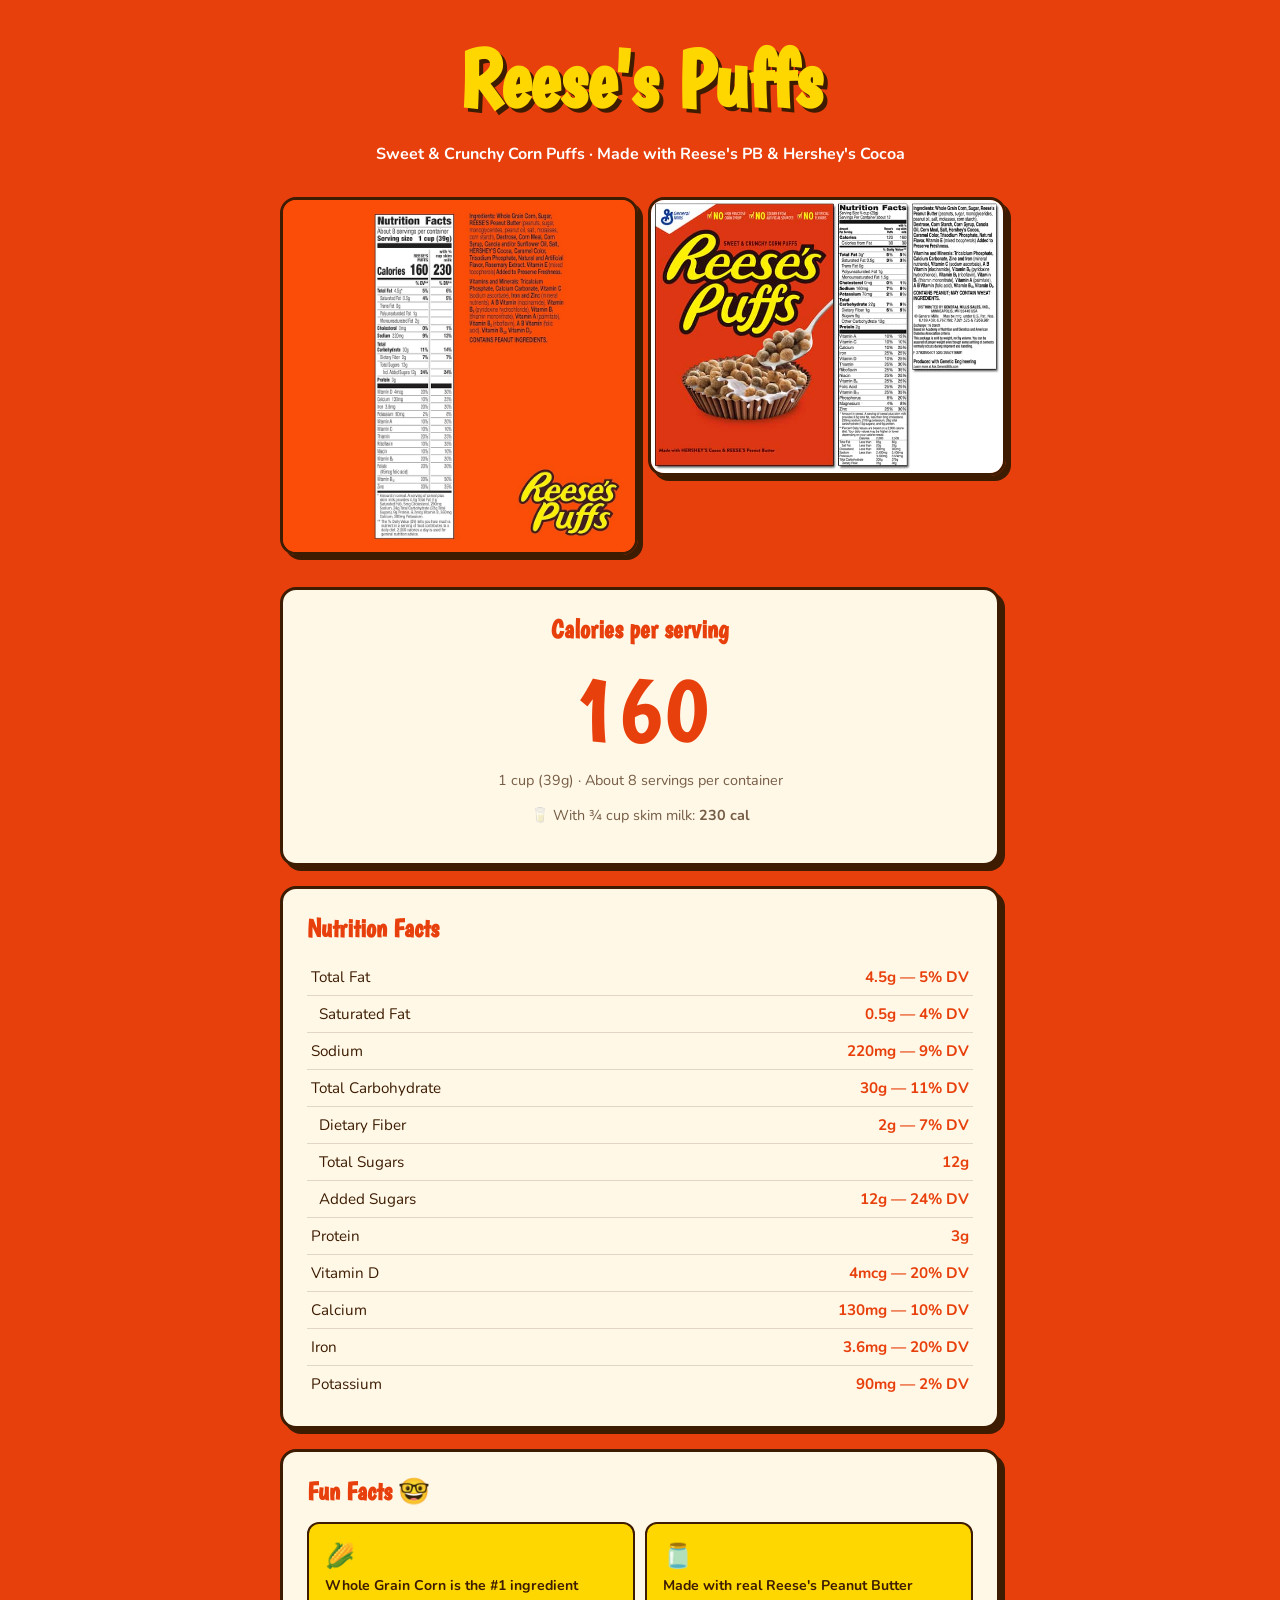
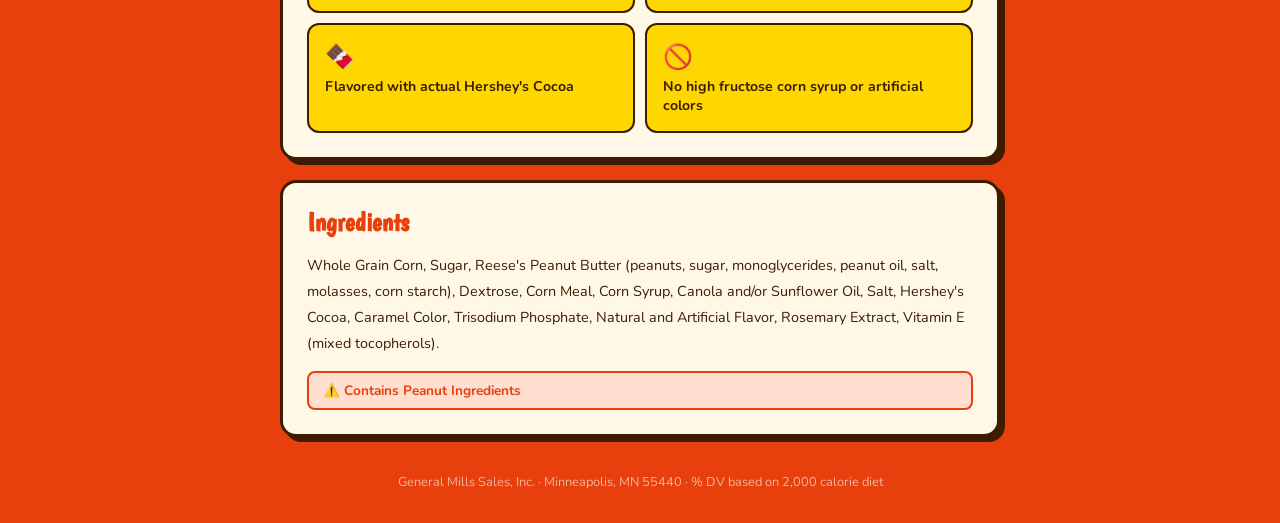
<file: WDD 130 My project/index.html>
<!DOCTYPE html>
<html lang="en">
<head>
<meta charset="UTF-8">
<meta name="viewport" content="width=device-width, initial-scale=1.0">
<title>Reese's Puffs</title>
<link href="https://fonts.googleapis.com/css2?family=Boogaloo&family=Nunito:wght@400;700&display=swap" rel="stylesheet">
<style>
  body {
    margin: 0;
    font-family: 'Nunito', sans-serif;
    background: #E8400C;
    color: #3D1C02;
  }

  .page {
    max-width: 720px;
    margin: 0 auto;
    padding: 2rem 1.5rem;
  }

  h1 {
    font-family: 'Boogaloo', cursive;
    font-size: 5rem;
    color: #FFD700;
    text-shadow: 4px 4px 0 #3D1C02;
    text-align: center;
    margin: 0 0 0.25rem;
  }

  .tagline {
    text-align: center;
    color: #fff;
    font-weight: 700;
    margin-bottom: 2rem;
  }

  .images {
    display: grid;
    grid-template-columns: 1fr 1fr;
    gap: 1rem;
    margin-bottom: 2rem;
  }

  .images img {
    width: 100%;
    border-radius: 16px;
    border: 3px solid #3D1C02;
    box-shadow: 5px 5px 0 #3D1C02;
    display: block;
  }

  .card {
    background: #FFF8E7;
    border-radius: 16px;
    border: 3px solid #3D1C02;
    box-shadow: 5px 5px 0 #3D1C02;
    padding: 1.5rem;
    margin-bottom: 1.25rem;
  }

  h2 {
    font-family: 'Boogaloo', cursive;
    font-size: 1.6rem;
    color: #E8400C;
    margin: 0 0 1rem;
  }

  .calories { text-align: center; }

  .cal-number {
    font-family: 'Boogaloo', cursive;
    font-size: 6rem;
    color: #E8400C;
    line-height: 1;
  }

  .cal-note {
    font-size: 0.9rem;
    color: #3D1C02;
    opacity: 0.7;
  }

  table {
    width: 100%;
    border-collapse: collapse;
    font-size: 0.95rem;
  }

  tr { border-bottom: 1px solid rgba(61,28,2,0.15); }
  tr:last-child { border-bottom: none; }

  td { padding: 8px 4px; }
  td:last-child {
    text-align: right;
    font-weight: 700;
    color: #E8400C;
  }

  .facts {
    display: grid;
    grid-template-columns: 1fr 1fr;
    gap: 10px;
  }

  .fact {
    background: #FFD700;
    border: 2.5px solid #3D1C02;
    border-radius: 12px;
    padding: 1rem;
    font-size: 0.88rem;
    font-weight: 700;
    color: #3D1C02;
  }

  .fact span {
    display: block;
    font-size: 1.5rem;
    margin-bottom: 4px;
  }

  .ingredients-text {
    font-size: 0.9rem;
    line-height: 1.8;
  }

  .warning {
    margin-top: 0.75rem;
    background: #FFE0D0;
    border: 2px solid #E8400C;
    border-radius: 8px;
    padding: 8px 14px;
    font-size: 0.85rem;
    font-weight: 700;
    color: #E8400C;
  }

  footer {
    text-align: center;
    color: rgba(255,255,255,0.6);
    font-size: 0.8rem;
    padding-top: 1rem;
  }
</style>
</head>
<body>
<div class="page">

  <h1>Reese's Puffs</h1>
  <p class="tagline">Sweet & Crunchy Corn Puffs · Made with Reese's PB & Hershey's Cocoa</p>

  <div class="images">
    <img src="[data-uri]" alt="Nutrition Facts" />
    <img src="[data-uri]" alt="Reese's Puffs Box" />
  </div>

  <div class="card calories">
    <h2>Calories per serving</h2>
    <div class="cal-number">160</div>
    <p class="cal-note">1 cup (39g) · About 8 servings per container</p>
    <p class="cal-note">🥛 With ¾ cup skim milk: <strong>230 cal</strong></p>
  </div>

  <div class="card">
    <h2>Nutrition Facts</h2>
    <table>
      <tr><td>Total Fat</td><td>4.5g — 5% DV</td></tr>
      <tr><td>&nbsp;&nbsp;Saturated Fat</td><td>0.5g — 4% DV</td></tr>
      <tr><td>Sodium</td><td>220mg — 9% DV</td></tr>
      <tr><td>Total Carbohydrate</td><td>30g — 11% DV</td></tr>
      <tr><td>&nbsp;&nbsp;Dietary Fiber</td><td>2g — 7% DV</td></tr>
      <tr><td>&nbsp;&nbsp;Total Sugars</td><td>12g</td></tr>
      <tr><td>&nbsp;&nbsp;Added Sugars</td><td>12g — 24% DV</td></tr>
      <tr><td>Protein</td><td>3g</td></tr>
      <tr><td>Vitamin D</td><td>4mcg — 20% DV</td></tr>
      <tr><td>Calcium</td><td>130mg — 10% DV</td></tr>
      <tr><td>Iron</td><td>3.6mg — 20% DV</td></tr>
      <tr><td>Potassium</td><td>90mg — 2% DV</td></tr>
    </table>
  </div>

  <div class="card">
    <h2>Fun Facts 🤓</h2>
    <div class="facts">
      <div class="fact"><span>🌽</span>Whole Grain Corn is the #1 ingredient</div>
      <div class="fact"><span>🫙</span>Made with real Reese's Peanut Butter</div>
      <div class="fact"><span>🍫</span>Flavored with actual Hershey's Cocoa</div>
      <div class="fact"><span>🚫</span>No high fructose corn syrup or artificial colors</div>
    </div>
  </div>

  <div class="card">
    <h2>Ingredients</h2>
    <p class="ingredients-text">
      Whole Grain Corn, Sugar, Reese's Peanut Butter (peanuts, sugar, monoglycerides, peanut oil, salt, molasses, corn starch), Dextrose, Corn Meal, Corn Syrup, Canola and/or Sunflower Oil, Salt, Hershey's Cocoa, Caramel Color, Trisodium Phosphate, Natural and Artificial Flavor, Rosemary Extract, Vitamin E (mixed tocopherols).
    </p>
    <div class="warning">⚠️ Contains Peanut Ingredients</div>
  </div>

  <footer>General Mills Sales, Inc. · Minneapolis, MN 55440 · % DV based on 2,000 calorie diet</footer>

</div>
</body>
</html>

<!--citations:
Used the help of:
W3Schools, https://www.w3schools.com/
WWR Project (BYU-Idaho class project)
AI (ChatGPT), to explain and help with CSS.-->
</file>
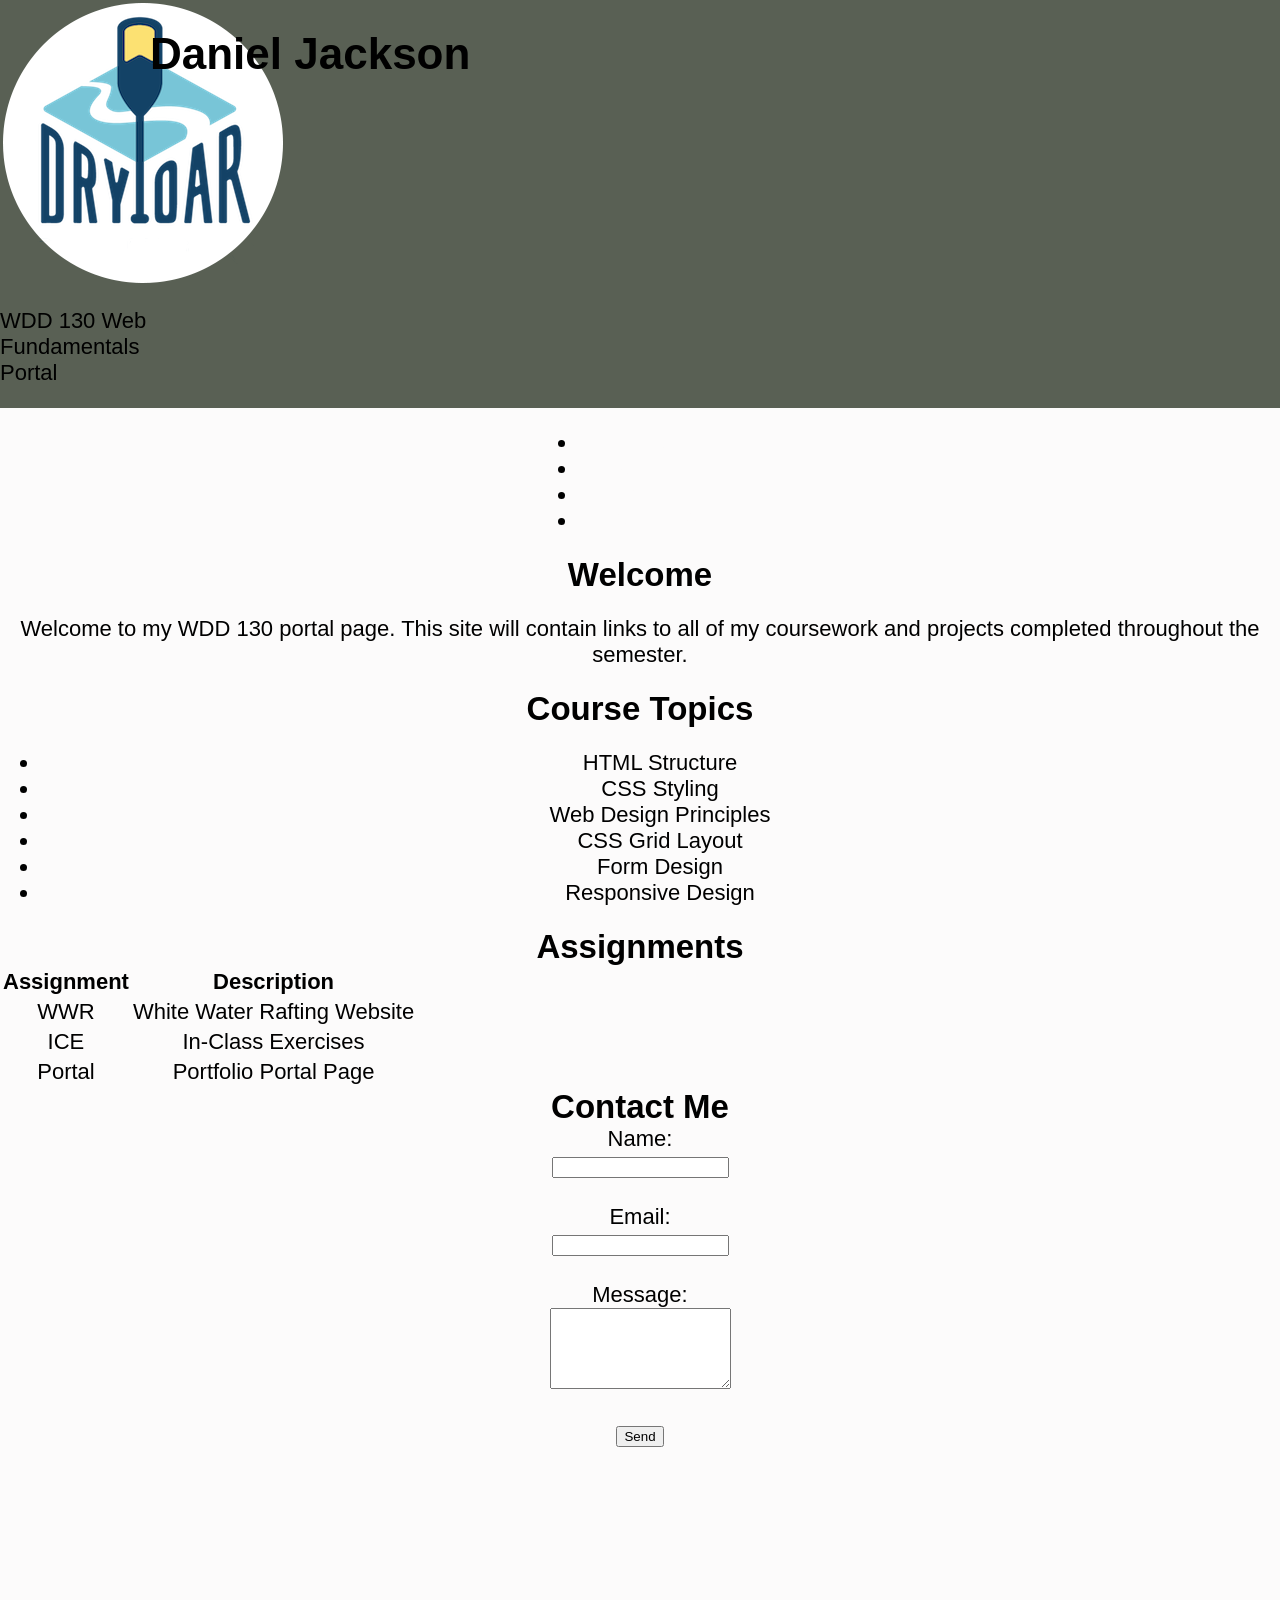
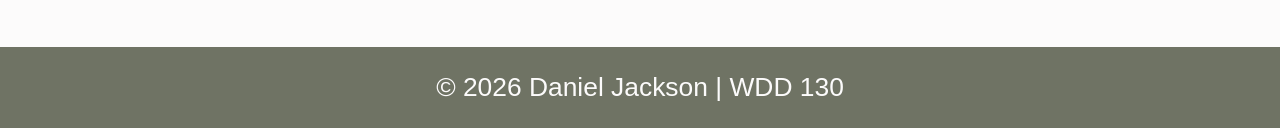
<file: docs/wwr/wwr 3/index.html>
<!DOCTYPE html>
<html lang="en">
<head>
  <meta charset="UTF-8">
  <meta name="viewport" content="width=device-width, initial-scale=1.0">
  <title>Daniel Jackson | WDD 130 Portal</title>
  <link rel="stylesheet" href="styles/style.css">
</head>
<body>

  <header>
    <img src="./images/logo.png" alt="DJ Logo">
    <h1>Daniel Jackson</h1>
    <p>WDD 130 Web Fundamentals Portal</p>
  </header>

 
  <nav>
    <ul>
      <li><a href="index.html">Home</a></li>
      <li><a href="site-plan-rafting2.html">WWR</a></li>
      <li><a href="ice.html">ICE</a></li>
      <li><a href="about-me.html">About Me</a></li>
    </ul>
  </nav>

  <main>
    <section>
      <h2>Welcome</h2>
      <p>Welcome to my WDD 130 portal page. This site will contain links to all of my coursework and projects completed throughout the semester.</p>
    </section>

    <section>
      <h2>Course Topics</h2>
      <ul>
        <li>HTML Structure</li>
        <li>CSS Styling</li>
        <li>Web Design Principles</li>
        <li>CSS Grid Layout</li>
        <li>Form Design</li>
        <li>Responsive Design</li>
      </ul>
    </section>

    <section>
      <h2>Assignments</h2>
      <table>
        <thead>
          <tr>
            <th>Assignment</th>
            <th>Description</th>
          </tr>
        </thead>
        <tbody>
          <tr>
            <td>WWR</td>
            <td>White Water Rafting Website</td>
          </tr>
          <tr>
            <td>ICE</td>
            <td>In-Class Exercises</td>
          </tr>
          <tr>
            <td>Portal</td>
            <td>Portfolio Portal Page</td>
          </tr>
        </tbody>
      </table>
    </section>

    <section>
      <h2>Contact Me</h2>
      <form>
        <label for="name">Name:</label><br>
        <input type="text" id="name" name="name"><br><br>

        <label for="email">Email:</label><br>
        <input type="email" id="email" name="email"><br><br>

        <label for="message">Message:</label><br>
        <textarea id="message" name="message" rows="5"></textarea><br><br>

        <button type="submit">Send</button>
      </form>
    </section>
  </main>

  <footer>
    <p>&copy; 2026 Daniel Jackson | WDD 130</p>
  </footer>

</body>
</html>
</file>
<file: docs/wwr/wwr 3/styles/style.css>
body {
    background-color: #fcfbfb;
    margin: 0;
    padding: 0;
    font-family: Raleway, Arial, sans-serif;
    font-size: 22px;
}

#content {
    max-width: 1600px;
    margin: 0 auto;
}

nav a,
#hero-msg h1,
#hero-msg h4,
.button-box,
main section {
    text-align: center;
}

h2 {
    margin: 0;
}

h4 {
    color: #ffffff;
}

header {
    background-color: rgba(20, 30, 13, 0.7);
    display: grid;
    grid-template-columns: 150px auto;
}

.logo, .icon {
    width: 80px;
    padding-top: 10px;
}

nav {
    display: flex;
    justify-content: space-around;
}

nav a {
    text-decoration: none;
    color: #fcfbfb;
    text-align: center;
    padding: 35px;
}

nav a:hover {
    background-color: black;
    color: #d9c2a3;
}

#hero {
    display: grid;
    grid-template-columns: 1fr 3fr 1fr;
    margin-top: -100px;
}

#hero-box {
    grid-column: 1 / 4;
    grid-row: 1 / 3;
    z-index: -1;
}

#hero-msg {
    grid-column: 2 / 3;
    grid-row: 1 / 2;
    margin-top: 100px;
}

#hero-msg h4 {
    color: white;
}

#hero-img {
    width: 100%;
}

.book, .join {
    background-color: #d9c2a3;
    color: black;
    text-decoration: none;
    font-size: 18px;
    padding: 15px 30px;
    margin-top: 50px;
    border-radius: 5px;
}

.book:hover, .join:hover {
    background-color: #333333;
    color: #ffffff;
}

/* Main grid layout */
.home-grid {
    display: grid;
    grid-template-columns: repeat(10, 1fr);
    grid-gap: 10px;
}

/* Cards */
.rivers-card {
    grid-column: 2 / 4;
    grid-row: 2 / 3;
}

.camping-card {
    grid-column: 5 / 7;
    grid-row: 2 / 3;
}

.rapids-card {
    grid-column: 8 / 10;
    grid-row: 2 / 3;
}

.rivers-card, .camping-card, .rapids-card {
    margin: 200px 0;
}

/* Images */
.card-img, .mountains {
    width: 100%;
    box-sizing: border-box;
}

.card-img {
    border: 10px solid #d9c2a3;
    transition: transform 0.5s, opacity 0.5s;
    box-shadow: 5px 5px 10px #6f7364;
}

.card-img:hover {
    transform: scale(1.1);
    opacity: 0.6;
}

.mountains {
    width: 100%;
    grid-column: 2 / 7;
    grid-row: 5 / 8;
    box-shadow: 5px 5px 10px #6f7364;
}

#background {
    height: 725px;
    background-color: #6f7364;
    grid-column: 1 / 11;
    grid-row: 4 / 9;
}

.msg {
    background-color: #6f7364;
    line-height: 1.5em;
    padding: 35px;
    grid-column: 6 / 11;
    grid-row: 6 / 7;
    box-shadow: 5px 5px 10px #6f7364;
}

.msg h2 {
    font-family: 'Rock Salt', 'Bradley Hand', sans-serif;
    color: #ffffff;
}

.msg p {
    color: #f0f0f0;
    padding-bottom: 15px;
}

.home-title {
    font-family: 'Rock Salt', 'Bradley Hand', sans-serif;
    font-size: 2em;
    margin-top: 10px;
    color: #ffffff;
}

#logo_link {
    padding-top: 5px;
    justify-self: center;
    align-self: center;
}

main section img {
    box-sizing: border-box;
}

footer {
    background-color: #6f7364;
    padding: 25px 50px;
    margin-top: 200px;
    display: flex;
    justify-content: space-around;
    align-items: center;
    font-size: 1.2em;
}

footer p {
    margin: 0;
    color: #fcfbfb;
}

footer a {
    text-decoration: none;
    color: #fcfbfb;
}

footer a:hover {
    color: #d9c2a3;
    text-decoration: underline;
}

footer .social {
    display: flex;
    justify-content: space-between;
    gap: 15px;
}

footer .social img {
    width: 30px;
    height: 30px;
}

@media screen and (max-width: 900px) {
    #hero, .home-grid {
        display: block;
        height: auto;
    }

    nav, footer {
        flex-direction: column;
    }

    nav a {
        display: block;
        padding: 15px;
    }

    #hero {
        margin-top: 0;
    }

    #hero-msg {
        margin-top: 0;
    }

    #hero-msg h4 {
        display: none;
    }

    #hero-msg h1 {
        color: #6f7364;
    }

    .home-title {
        font-size: 25px;
    }

    .rivers-card, .camping-card, .rapids-card {
        margin: 50px auto;
        width: 60%;
    }

    #background {
        display: none;
    }

    .mountains, .msg {
        width: 80%;
        display: block;
        margin: 0 auto;
    }

    footer {
        margin-top: 25px;
    }
}
</file>
